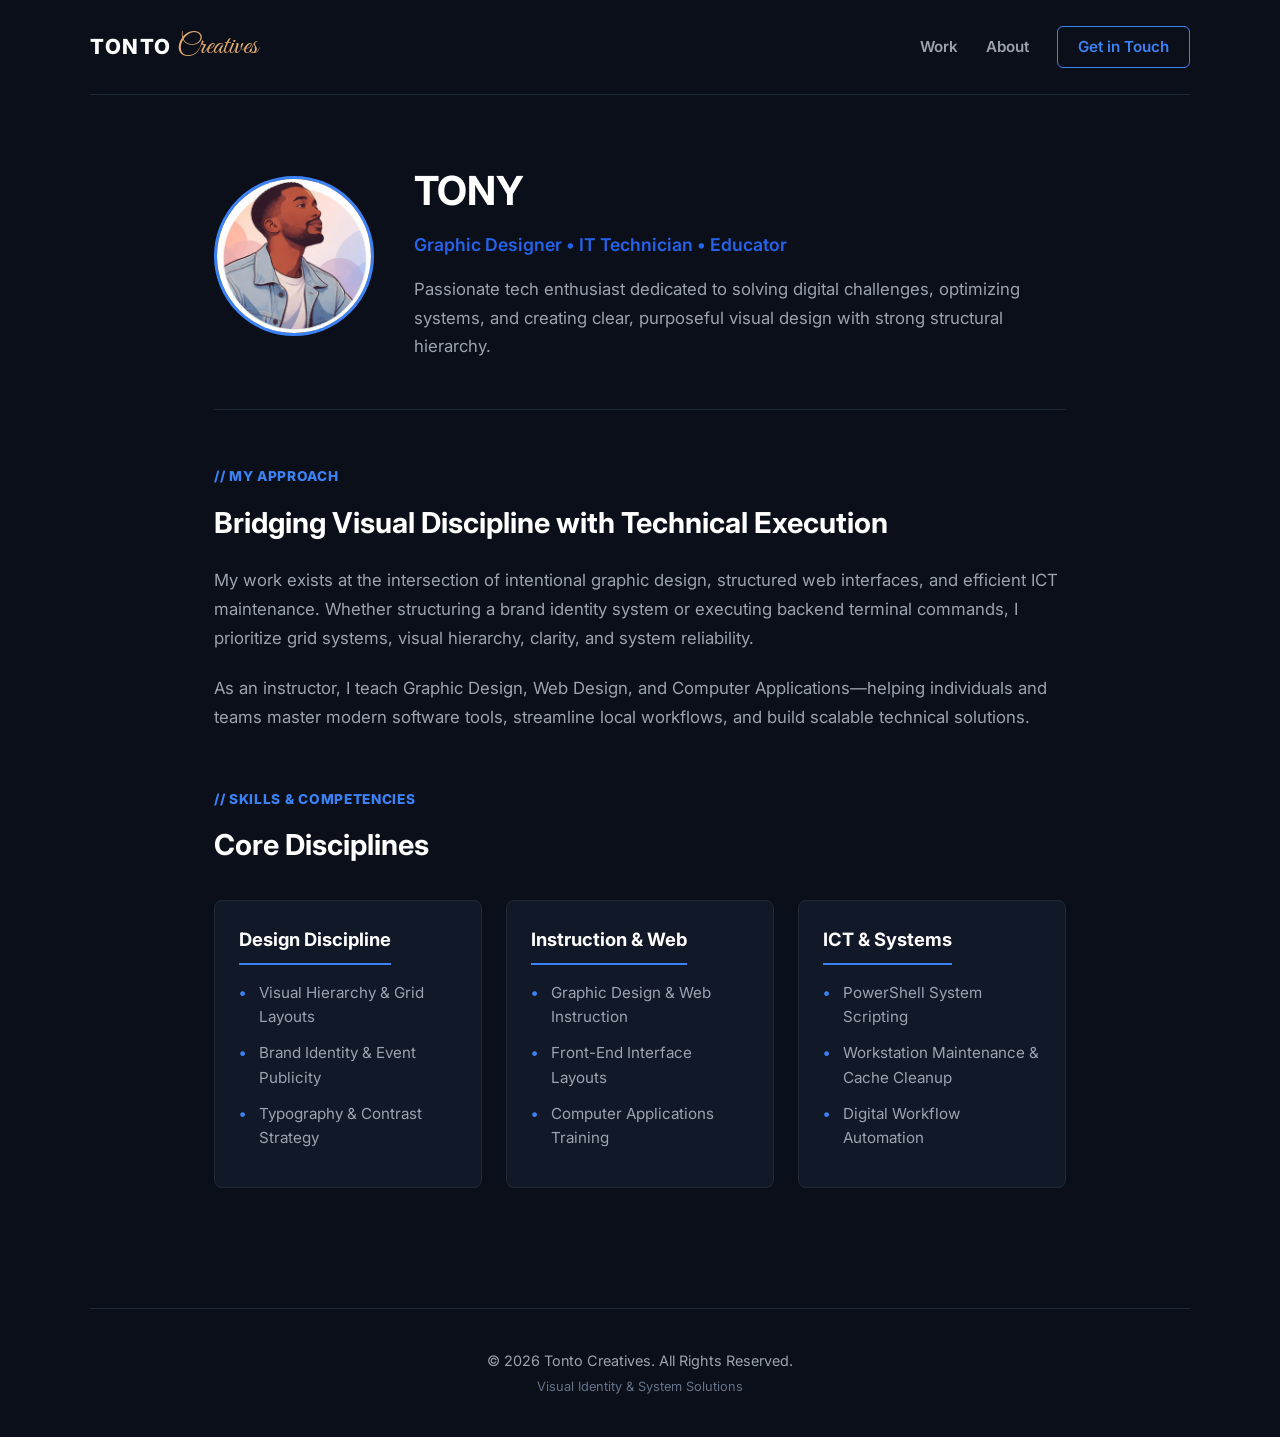
<file: about.html>
<!DOCTYPE html>
<html lang="en">
<head>
    <meta charset="UTF-8">
    <meta name="viewport" content="width=device-width, initial-scale=1.0">
    <title>About | Tonto Creatives — Graphic Designer & ICT Educator</title>
    
    <!-- Google Fonts for Inter & Great Vibes -->
    <link rel="preconnect" href="https://fonts.googleapis.com">
    <link rel="preconnect" href="https://fonts.gstatic.com" crossorigin>
    <link href="https://fonts.googleapis.com/css2?family=Great+Vibes&family=Inter:wght@300;400;600;800&display=swap" rel="stylesheet">
    
    <!-- Shared Master Stylesheet -->
    <link rel="stylesheet" href="style.css">

    <style>
        /* Dedicated Layout Styling for About Page */
        .about-wrapper {
            max-width: 900px;
            margin: 0 auto;
            padding: 4rem 1.5rem;
        }

        .about-hero-card {
            display: flex;
            align-items: center;
            gap: 2.5rem;
            margin-bottom: 3.5rem;
            padding-bottom: 3rem;
            border-bottom: 1px solid var(--border-color);
        }

        .about-avatar img {
            width: 160px;
            height: 160px;
            border-radius: 50%;
            object-fit: cover;
            border: 3px solid var(--accent);
        }

        .about-intro h1 {
            font-size: 2.5rem;
            color: #ffffff;
            margin-bottom: 0.5rem;
        }

        .about-subtitle {
            font-size: 1.1rem;
            color: var(--accent-hover);
            font-weight: 600;
            margin-bottom: 1rem;
        }

        .about-bio-text {
            color: var(--text-secondary);
            font-size: 1.05rem;
            line-height: 1.7;
        }

        .section-tag {
            color: var(--accent);
            font-size: 0.85rem;
            font-weight: 800;
            letter-spacing: 0.05em;
            text-transform: uppercase;
            margin-bottom: 0.75rem;
        }

        .about-detail-section {
            margin-bottom: 3.5rem;
        }

        .about-detail-section h2 {
            font-size: 1.8rem;
            color: var(--text-primary);
            margin-bottom: 1.25rem;
        }

        .about-detail-section p {
            color: var(--text-secondary);
            font-size: 1.05rem;
            line-height: 1.75;
            margin-bottom: 1.25rem;
        }

        /* Responsive 3-column skills grid */
        .skills-grid {
            display: grid;
            grid-template-columns: repeat(auto-fit, minmax(250px, 1fr));
            gap: 1.5rem;
            margin-top: 2rem;
        }

        .skill-card {
            background: var(--card-bg);
            border: 1px solid var(--border-color);
            padding: 1.5rem;
            border-radius: 8px;
        }

        .skill-card h3 {
            font-size: 1.15rem;
            color: #ffffff;
            margin-bottom: 1rem;
            border-bottom: 2px solid var(--accent);
            padding-bottom: 0.5rem;
            display: inline-block;
        }

        .skill-card ul {
            list-style: none;
            padding: 0;
            margin: 0;
        }

        .skill-card li {
            color: var(--text-secondary);
            font-size: 0.95rem;
            margin-bottom: 0.75rem;
            position: relative;
            padding-left: 1.25rem;
        }

        .skill-card li::before {
            content: "•";
            color: var(--accent);
            font-weight: bold;
            position: absolute;
            left: 0;
        }

        @media (max-width: 640px) {
            .about-hero-card {
                flex-direction: column;
                text-align: center;
                gap: 1.5rem;
            }
        }
    </style>
</head>
<body>

    <!-- Header Navigation -->
    <header class="navbar">
        <nav>
    <a href="index.html" class="nav-logo">
        TONTO <span class="logo-script">Creatives</span>
    </a>
    <div class="nav-links">
        <a href="index.html#work">Work</a>
        <a href="about.html">About</a>
        <a href="index.html#contact" class="nav-cta">Get in Touch</a>
    </div>
</nav>
    </header>

    <main class="about-wrapper">
        
        <!-- Top Profile Banner -->
        <div class="about-hero-card">
            <div class="about-avatar">
                <img src="images/profile.jpg" alt="Antony - Graphic Designer & ICT Educator">
            </div>
            <div class="about-intro">
                <h1>TONY</h1>
                <p class="about-subtitle">Graphic Designer • IT Technician • Educator</p>
                <p class="about-bio-text">
                    Passionate tech enthusiast dedicated to solving digital challenges, optimizing systems, and creating clear, purposeful visual design with strong structural hierarchy.
                </p>
            </div>
        </div>

        <!-- Comprehensive Story Section -->
        <section class="about-detail-section">
            <div class="section-tag">// MY APPROACH</div>
            <h2>Bridging Visual Discipline with Technical Execution</h2>
            <p>
                My work exists at the intersection of intentional graphic design, structured web interfaces, and efficient ICT maintenance. Whether structuring a brand identity system or executing backend terminal commands, I prioritize grid systems, visual hierarchy, clarity, and system reliability.
            </p>
            <p>
                As an instructor, I teach Graphic Design, Web Design, and Computer Applications—helping individuals and teams master modern software tools, streamline local workflows, and build scalable technical solutions.
            </p>
        </section>

        <!-- Technical & Creative Skill Matrix -->
        <section class="about-detail-section">
            <div class="section-tag">// SKILLS & COMPETENCIES</div>
            <h2>Core Disciplines</h2>

            <div class="skills-grid">
                <div class="skill-card">
                    <h3>Design Discipline</h3>
                    <ul>
                        <li>Visual Hierarchy & Grid Layouts</li>
                        <li>Brand Identity & Event Publicity</li>
                        <li>Typography & Contrast Strategy</li>
                    </ul>
                </div>

                <div class="skill-card">
                    <h3>Instruction & Web</h3>
                    <ul>
                        <li>Graphic Design & Web Instruction</li>
                        <li>Front-End Interface Layouts</li>
                        <li>Computer Applications Training</li>
                    </ul>
                </div>

                <div class="skill-card">
                    <h3>ICT & Systems</h3>
                    <ul>
                        <li>PowerShell System Scripting</li>
                        <li>Workstation Maintenance & Cache Cleanup</li>
                        <li>Digital Workflow Automation</li>
                    </ul>
                </div>
            </div>
        </section>

    </main>

    <!-- Studio Footer -->
    <footer>
        <div class="footer-container">
            <p>&copy; 2026 Tonto Creatives. All Rights Reserved.</p>
            <p class="footer-subtext">Visual Identity & System Solutions</p>
        </div>
    </footer>

</body>
</html>
</file>
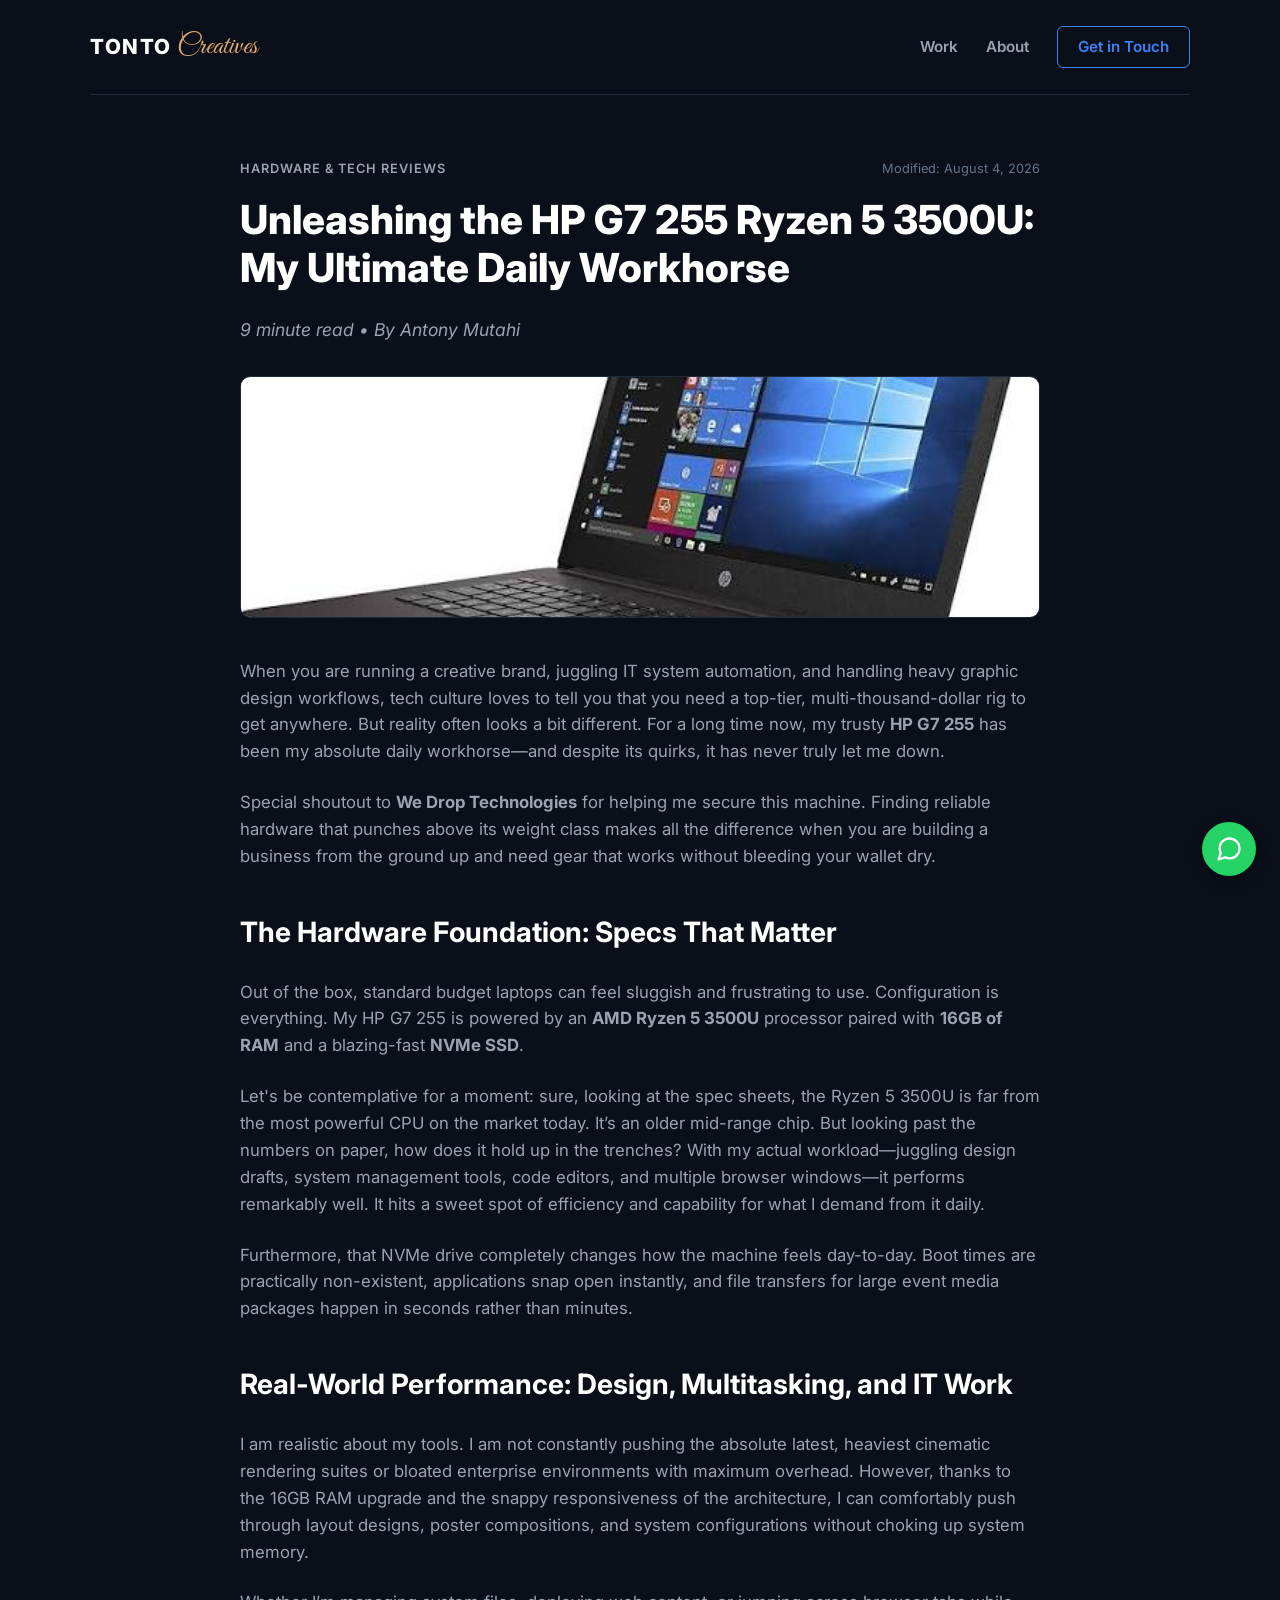
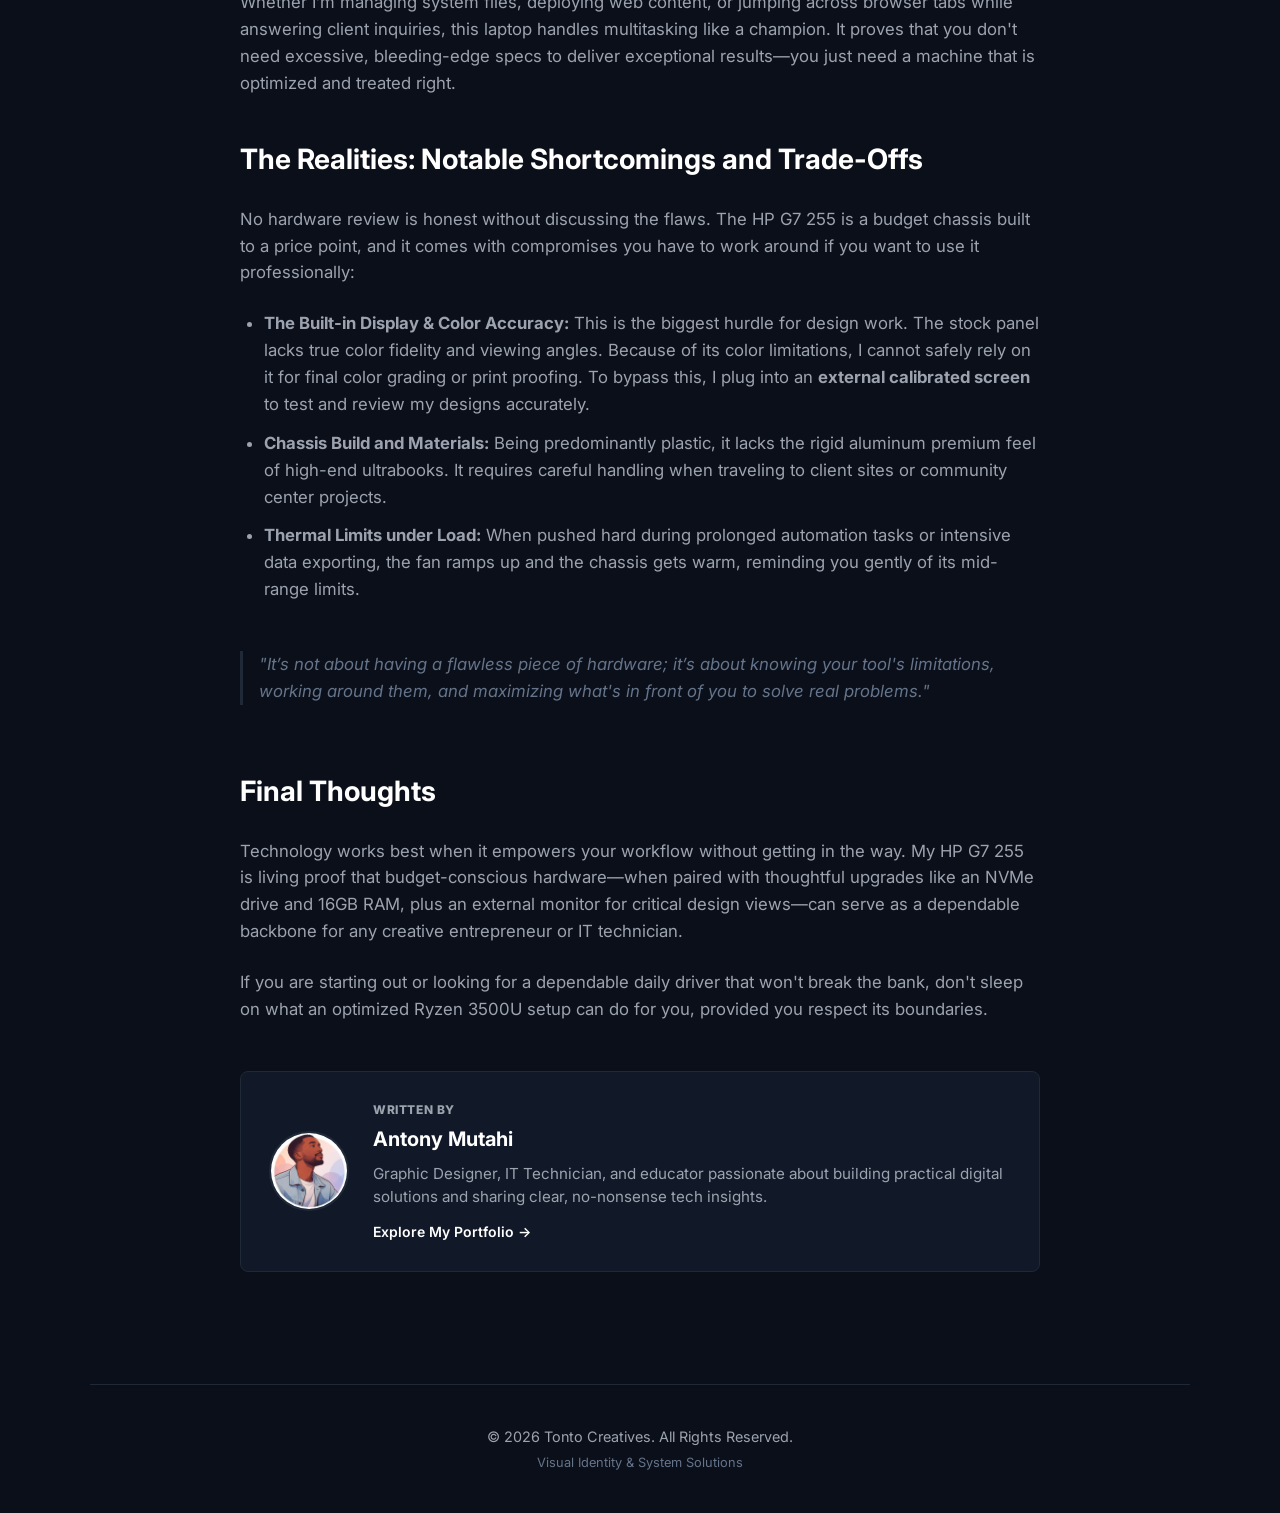
<file: hp-g7-255-review.html>
<!DOCTYPE html>
<html lang="en">
<head>
    <meta charset="UTF-8">
    <meta name="viewport" content="width=device-width, initial-scale=1.0">
    <title>Unleashing the HP G7 255 Ryzen 5 3500U: My Daily Workhorse | Tonto Creatives</title>
    
    <!-- Open Graph / WhatsApp / Facebook Preview Tags -->
    <meta property="og:type" content="article">
    <meta property="og:url" content="https://tontocreatives.github.io/hp-g7-255-review.html">
    <meta property="og:title" content="Unleashing the HP G7 255 Ryzen 5 3500U: My Daily Workhorse">
    <meta property="og:description" content="How a budget-friendly HP G7 255 with an AMD Ryzen 5 3500U, 16GB RAM, and NVMe SSD became my reliable daily driver for design and IT work, warts and all.">
    <meta property="og:image" content="https://tontocreatives.github.io/images/blog/hp-g7.jpg">

    <link rel="stylesheet" href="style.css">
    
    <link rel="preconnect" href="https://fonts.googleapis.com">
    <link rel="preconnect" href="https://fonts.gstatic.com" crossorigin>
    <link href="https://fonts.googleapis.com/css2?family=Great+Vibes&family=Inter:wght@300;400;600;800&display=swap" rel="stylesheet">
</head>
<body>

    <!-- ============================================ -->
    <!--                HEADER NAVIGATION             -->
    <!-- ============================================ -->
    <nav>
        <a href="index.html" class="nav-logo">
            TONTO <span class="logo-script">Creatives</span>
        </a>
        <div class="nav-links">
            <a href="index.html#work">Work</a>
            <a href="about.html">About</a>
            <a href="index.html#contact" class="nav-cta">Get in Touch</a>
        </div>
    </nav>

    <!-- ============================================ -->
    <!--              ARTICLE MAIN CONTAINER          -->
    <!-- ============================================ -->
    <main style="max-width: 800px; margin: 0 auto; padding: 4rem 0;">
        
        <article class="blog-post-content">
            <div class="blog-meta" style="margin-bottom: 1rem;">
                <span class="blog-tag">HARDWARE & TECH REVIEWS</span>
                <span class="blog-date">Modified: August 4, 2026</span>
            </div>

            <h1 style="font-size: 2.5rem; font-weight: 800; color: #ffffff; margin-bottom: 1.5rem; line-height: 1.2;">
                Unleashing the HP G7 255 Ryzen 5 3500U: My Ultimate Daily Workhorse
            </h1>

            <p style="color: var(--text-secondary); font-size: 1.1rem; margin-bottom: 2rem;">
                <em>9 minute read • By Antony Mutahi</em>
            </p>

            <!-- Featured Image -->
            <div class="card-image" style="margin-bottom: 2.5rem; border-radius: 10px; overflow: hidden; border: 1px solid var(--border-color);">
                <img src="images/blog/hp-g7.jpg" alt="HP G7 255 Laptop" style="width: 100%; max-height: 450px; object-fit: cover; display: block;">
            </div>

            <div class="article-body" style="display: flex; flex-direction: column; gap: 1.5rem; color: var(--text-secondary); font-size: 1.05rem;">
                <p>
                    When you are running a creative brand, juggling IT system automation, and handling heavy graphic design workflows, tech culture loves to tell you that you need a top-tier, multi-thousand-dollar rig to get anywhere. But reality often looks a bit different. For a long time now, my trusty <strong>HP G7 255</strong> has been my absolute daily workhorse—and despite its quirks, it has never truly let me down.
                </p>

                <p>
                    Special shoutout to <strong>We Drop Technologies</strong> for helping me secure this machine. Finding reliable hardware that punches above its weight class makes all the difference when you are building a business from the ground up and need gear that works without bleeding your wallet dry.
                </p>

                <h2 style="color: #ffffff; font-size: 1.75rem; margin-top: 1rem;">The Hardware Foundation: Specs That Matter</h2>
                <p>
                    Out of the box, standard budget laptops can feel sluggish and frustrating to use. Configuration is everything. My HP G7 255 is powered by an <strong>AMD Ryzen 5 3500U</strong> processor paired with <strong>16GB of RAM</strong> and a blazing-fast <strong>NVMe SSD</strong>. 
                </p>
                <p>
                    Let's be contemplative for a moment: sure, looking at the spec sheets, the Ryzen 5 3500U is far from the most powerful CPU on the market today. It’s an older mid-range chip. But looking past the numbers on paper, how does it hold up in the trenches? With my actual workload—juggling design drafts, system management tools, code editors, and multiple browser windows—it performs remarkably well. It hits a sweet spot of efficiency and capability for what I demand from it daily.
                </p>
                <p>
                    Furthermore, that NVMe drive completely changes how the machine feels day-to-day. Boot times are practically non-existent, applications snap open instantly, and file transfers for large event media packages happen in seconds rather than minutes. 
                </p>

                <h2 style="color: #ffffff; font-size: 1.75rem; margin-top: 1rem;">Real-World Performance: Design, Multitasking, and IT Work</h2>
                <p>
                    I am realistic about my tools. I am not constantly pushing the absolute latest, heaviest cinematic rendering suites or bloated enterprise environments with maximum overhead. However, thanks to the 16GB RAM upgrade and the snappy responsiveness of the architecture, I can comfortably push through layout designs, poster compositions, and system configurations without choking up system memory.
                </p>
                <p>
                    Whether I’m managing system files, deploying web content, or jumping across browser tabs while answering client inquiries, this laptop handles multitasking like a champion. It proves that you don't need excessive, bleeding-edge specs to deliver exceptional results—you just need a machine that is optimized and treated right.
                </p>

                <h2 style="color: #ffffff; font-size: 1.75rem; margin-top: 1rem;">The Realities: Notable Shortcomings and Trade-Offs</h2>
                <p>
                    No hardware review is honest without discussing the flaws. The HP G7 255 is a budget chassis built to a price point, and it comes with compromises you have to work around if you want to use it professionally:
                </p>
                <ul style="padding-left: 1.5rem; display: flex; flex-direction: column; gap: 0.75rem;">
                    <li>
                        <strong>The Built-in Display & Color Accuracy:</strong> This is the biggest hurdle for design work. The stock panel lacks true color fidelity and viewing angles. Because of its color limitations, I cannot safely rely on it for final color grading or print proofing. To bypass this, I plug into an <strong>external calibrated screen</strong> to test and review my designs accurately. 
                    </li>
                    <li>
                        <strong>Chassis Build and Materials:</strong> Being predominantly plastic, it lacks the rigid aluminum premium feel of high-end ultrabooks. It requires careful handling when traveling to client sites or community center projects.
                    </li>
                    <li>
                        <strong>Thermal Limits under Load:</strong> When pushed hard during prolonged automation tasks or intensive data exporting, the fan ramps up and the chassis gets warm, reminding you gently of its mid-range limits.
                    </li>
                </ul>

                <blockquote class="hero-quote" style="margin: 1.5rem 0;">
                    "It’s not about having a flawless piece of hardware; it’s about knowing your tool's limitations, working around them, and maximizing what's in front of you to solve real problems."
                </blockquote>

                <h2 style="color: #ffffff; font-size: 1.75rem; margin-top: 1rem;">Final Thoughts</h2>
                <p>
                    Technology works best when it empowers your workflow without getting in the way. My HP G7 255 is living proof that budget-conscious hardware—when paired with thoughtful upgrades like an NVMe drive and 16GB RAM, plus an external monitor for critical design views—can serve as a dependable backbone for any creative entrepreneur or IT technician. 
                </p>
                <p>
                    If you are starting out or looking for a dependable daily driver that won't break the bank, don't sleep on what an optimized Ryzen 3500U setup can do for you, provided you respect its boundaries.
                </p>
            </div>

            <!-- Author Bio Box -->
            <div class="author-box">
                <img src="images/profile.jpg" alt="Antony Mutahi" class="author-avatar">
                <div>
                    <div class="author-label">WRITTEN BY</div>
                    <h3 class="author-name">Antony Mutahi</h3>
                    <p class="author-bio">
                        Graphic Designer, IT Technician, and educator passionate about building practical digital solutions and sharing clear, no-nonsense tech insights.
                    </p>
                    <div class="author-links">
                        <a href="index.html#work">Explore My Portfolio &rarr;</a>
                    </div>
                </div>
            </div>

        </article>

    </main>

    <!-- ============================================ -->
    <!--                        FOOTER                -->
    <!-- ============================================ -->
    <footer>
        <div class="footer-container">
            <p>&copy; 2026 Tonto Creatives. All Rights Reserved.</p>
            <p class="footer-subtext">Visual Identity & System Solutions</p>
        </div>
    </footer>

    <!-- WhatsApp Floating Button -->
    <a href="https://wa.me/254715836373?text=Hi%20Antony,%20I%20read%20your%20HP%20G7%20255%20review%20and%20wanted%20to%20connect!" 
       target="_blank" 
       rel="noopener noreferrer" 
       class="whatsapp-float" 
       aria-label="Chat on WhatsApp">
        <svg xmlns="http://www.w3.org/2000/svg" width="28" height="28" viewBox="0 0 24 24" fill="none" stroke="currentColor" stroke-width="2" stroke-linecap="round" stroke-linejoin="round">
            <path d="M21 11.5a8.38 8.38 0 0 1-.9 3.8 8.5 8.5 0 0 1-7.6 4.7 8.38 8.38 0 0 1-3.8-.9L3 21l1.9-5.7a8.38 8.38 0 0 1-.9-3.8 8.5 8.5 0 0 1 4.7-7.6 8.38 8.38 0 0 1 3.8-.9h.5a8.48 8.48 0 0 1 8 8v.5z"></path>
        </svg>
    </a>

    <script src="script.js"></script>
</body>
</html>
</file>
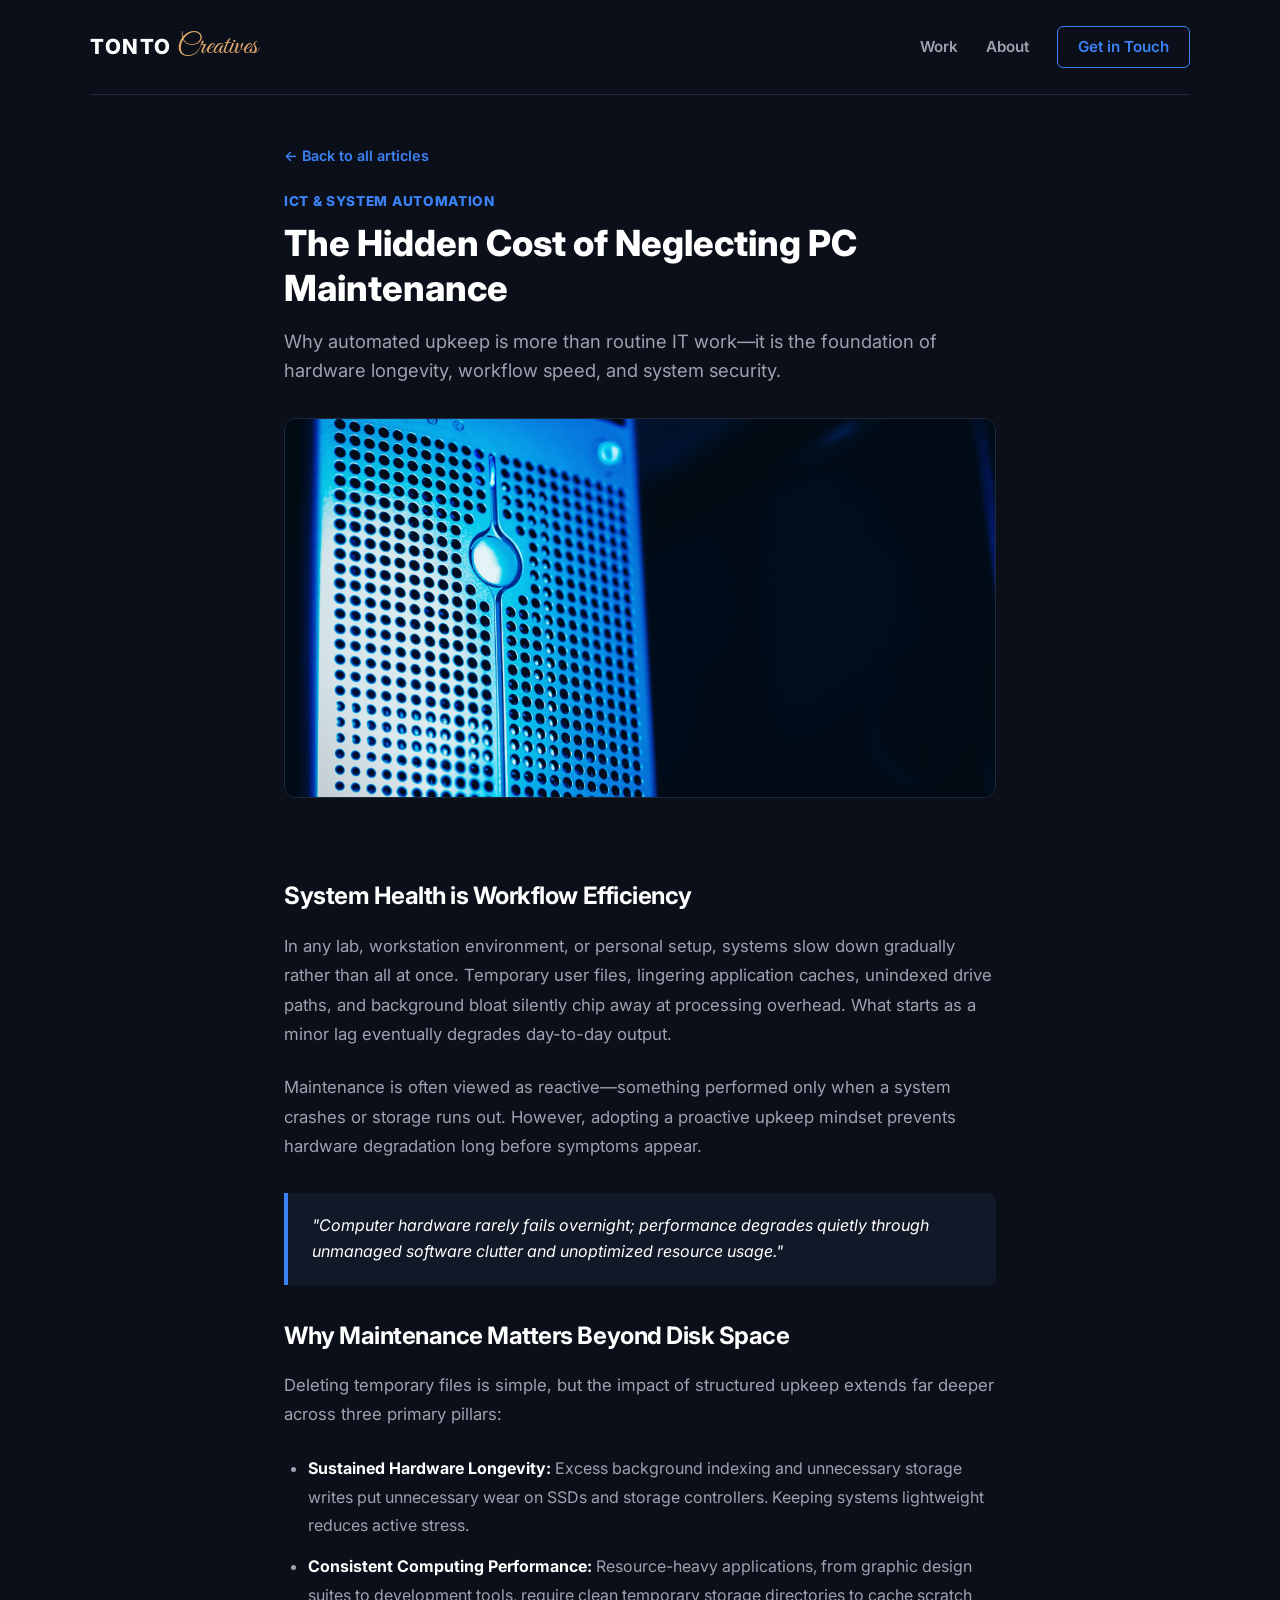
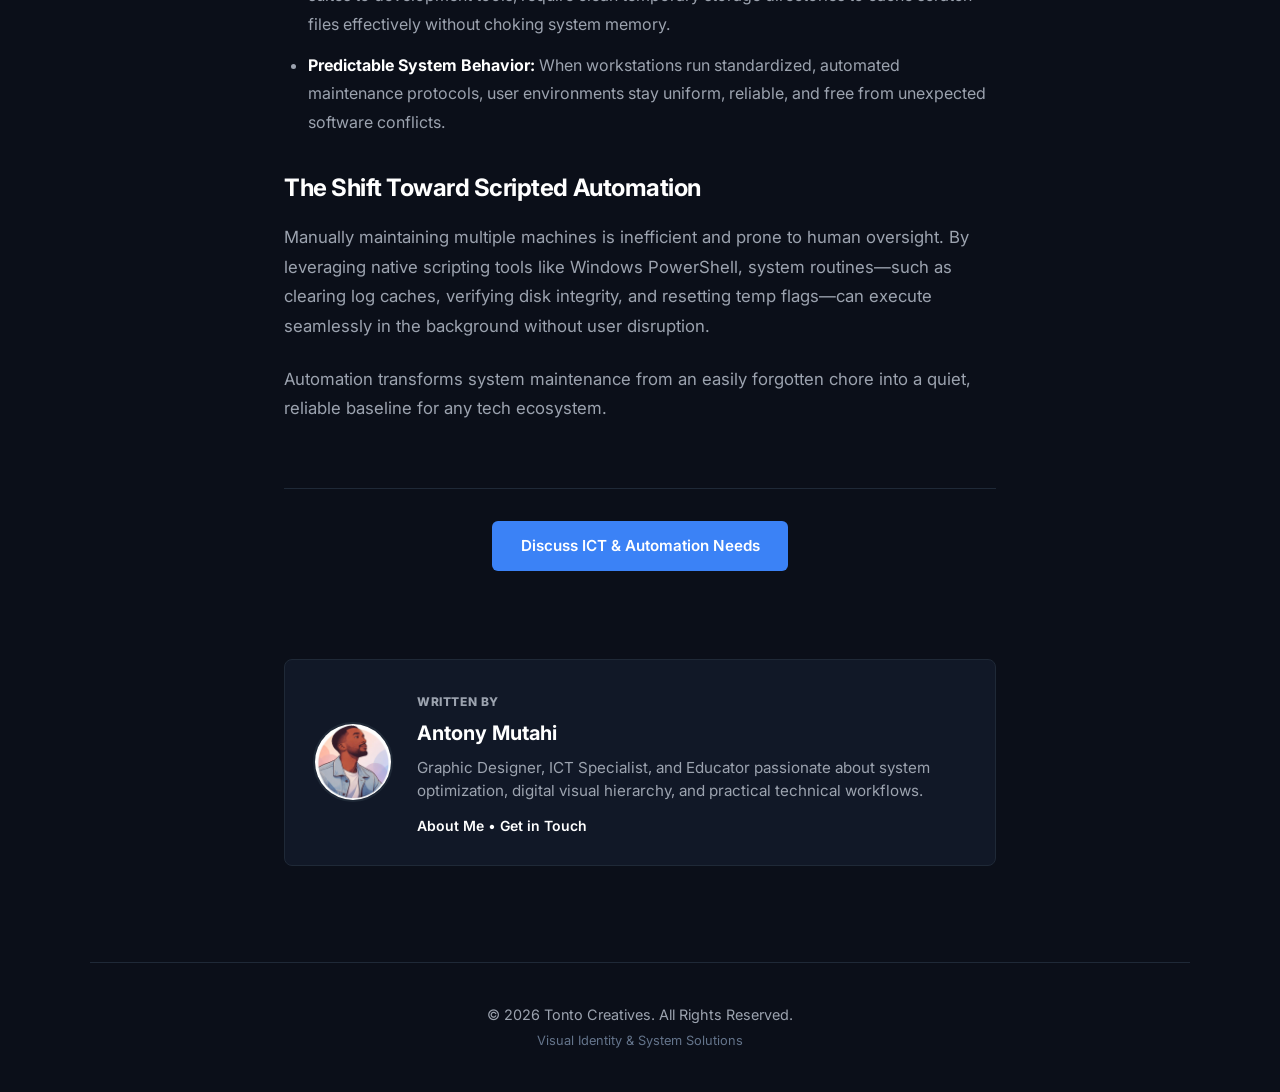
<file: pc-maintenance-guide.html>
<!DOCTYPE html>
<html lang="en">
<head>
    <meta charset="UTF-8">
    <meta name="viewport" content="width=device-width, initial-scale=1.0">
    <title>The Case for Proactive PC Maintenance | Tonto Creatives</title>
    
    <!-- Shared Master Stylesheet -->
    <link rel="stylesheet" href="style.css">
    
    <!-- Google Fonts for Inter & Great Vibes -->
    <link rel="preconnect" href="https://fonts.googleapis.com">
    <link rel="preconnect" href="https://fonts.gstatic.com" crossorigin>
    <link href="https://fonts.googleapis.com/css2?family=Great+Vibes&family=Inter:wght@300;400;600;800&display=swap" rel="stylesheet">
    
    <style>
        /* Article Page Specific Layout Rules */
        .article-wrapper {
            max-width: 760px;
            margin: 0 auto;
            padding: 3rem 1.5rem;
        }

        .back-link {
            display: inline-block;
            color: var(--accent);
            text-decoration: none;
            font-size: 0.9rem;
            margin-bottom: 1.5rem;
            font-weight: 600;
        }

        .back-link:hover {
            text-decoration: underline;
        }

        .article-category {
            color: var(--accent);
            font-size: 0.85rem;
            font-weight: 800;
            letter-spacing: 0.05em;
            text-transform: uppercase;
            margin-bottom: 0.5rem;
        }

        .article-header h1 {
            font-size: 2.25rem;
            line-height: 1.25;
            margin-bottom: 1rem;
            color: #ffffff;
            font-weight: 800;
        }

        .article-subtitle {
            font-size: 1.15rem;
            line-height: 1.6;
            color: var(--text-secondary);
            margin-bottom: 2rem;
            font-weight: 400;
        }

        .article-banner-img {
            width: 100%;
            max-height: 380px;
            object-fit: cover;
            border-radius: 12px;
            margin-bottom: 2.5rem;
            border: 1px solid var(--border-color);
        }

        .article-body h2 {
            font-size: 1.5rem;
            color: var(--text-primary);
            margin-top: 2rem;
            margin-bottom: 1rem;
            letter-spacing: -0.02em;
        }

        .article-body p {
            font-size: 1.05rem;
            line-height: 1.75;
            color: var(--text-secondary);
            margin-bottom: 1.5rem;
        }

        .insight-callout {
            border-left: 4px solid var(--accent);
            background: var(--card-bg);
            padding: 1.25rem 1.5rem;
            border-radius: 0 8px 8px 0;
            margin: 2rem 0;
            font-style: italic;
            color: var(--text-primary);
        }

        .key-points-list {
            margin: 1.5rem 0 2rem 1.5rem;
            color: var(--text-secondary);
            line-height: 1.8;
        }

        .key-points-list li {
            margin-bottom: 0.75rem;
        }

        .key-points-list strong {
            color: #ffffff;
        }

        .article-footer {
            margin-top: 4rem;
            padding-top: 2rem;
            border-top: 1px solid var(--border-color);
        }
    </style>
</head>
<body>

    <!-- Header Navigation -->
    <nav>
        <a href="index.html" class="nav-logo">
            TONTO <span class="logo-script">Creatives</span>
        </a>
        <div class="nav-links">
            <a href="index.html#work">Work</a>
            <a href="about.html">About</a>
            <a href="index.html#contact" class="nav-cta">Get in Touch</a>
        </div>
    </nav>

    <main class="article-wrapper">
        <a href="index.html#blog" class="back-link">&larr; Back to all articles</a>
        
        <header class="article-header">
            <div class="article-category">ICT & System Automation</div>
            <h1>The Hidden Cost of Neglecting PC Maintenance</h1>
            <p class="article-subtitle">Why automated upkeep is more than routine IT work—it is the foundation of hardware longevity, workflow speed, and system security.</p>
        </header>

        <!-- Controlled Banner Image -->
        <img src="images/blog/pc-maintenance.jpg" alt="System Hardware Maintenance" class="article-banner-img">

        <article class="article-body">
            <h2>System Health is Workflow Efficiency</h2>
            <p>In any lab, workstation environment, or personal setup, systems slow down gradually rather than all at once. Temporary user files, lingering application caches, unindexed drive paths, and background bloat silently chip away at processing overhead. What starts as a minor lag eventually degrades day-to-day output.</p>
            
            <p>Maintenance is often viewed as reactive—something performed only when a system crashes or storage runs out. However, adopting a proactive upkeep mindset prevents hardware degradation long before symptoms appear.</p>

            <blockquote class="insight-callout">
                "Computer hardware rarely fails overnight; performance degrades quietly through unmanaged software clutter and unoptimized resource usage."
            </blockquote>

            <h2>Why Maintenance Matters Beyond Disk Space</h2>
            <p>Deleting temporary files is simple, but the impact of structured upkeep extends far deeper across three primary pillars:</p>

            <ul class="key-points-list">
                <li><strong>Sustained Hardware Longevity:</strong> Excess background indexing and unnecessary storage writes put unnecessary wear on SSDs and storage controllers. Keeping systems lightweight reduces active stress.</li>
                <li><strong>Consistent Computing Performance:</strong> Resource-heavy applications, from graphic design suites to development tools, require clean temporary storage directories to cache scratch files effectively without choking system memory.</li>
                <li><strong>Predictable System Behavior:</strong> When workstations run standardized, automated maintenance protocols, user environments stay uniform, reliable, and free from unexpected software conflicts.</li>
            </ul>

            <h2>The Shift Toward Scripted Automation</h2>
            <p>Manually maintaining multiple machines is inefficient and prone to human oversight. By leveraging native scripting tools like Windows PowerShell, system routines—such as clearing log caches, verifying disk integrity, and resetting temp flags—can execute seamlessly in the background without user disruption.</p>

            <p>Automation transforms system maintenance from an easily forgotten chore into a quiet, reliable baseline for any tech ecosystem.</p>
        </article>

        <footer class="article-footer">
            <a href="index.html#contact" class="btn primary">Discuss ICT & Automation Needs</a>
        </footer>

        <!-- Author Bio Section -->
        <aside class="author-box" style="margin-top: 3rem;">
            <img src="images/profile.jpg" alt="Antony Mutahi" class="author-avatar">
            <div class="author-info">
                <span class="author-label">WRITTEN BY</span>
                <h3 class="author-name">Antony Mutahi</h3>
                <p class="author-bio">
                    Graphic Designer, ICT Specialist, and Educator passionate about system optimization, digital visual hierarchy, and practical technical workflows.
                </p>
                <div class="author-links">
                    <a href="about.html">About Me</a> • 
                    <a href="https://wa.me/254715836373" target="_blank" rel="noopener noreferrer">Get in Touch</a>
                </div>
            </div>
        </aside>

    </main>

    <!-- Studio Footer -->
    <footer>
        <div class="footer-container">
            <p>&copy; 2026 Tonto Creatives. All Rights Reserved.</p>
            <p class="footer-subtext">Visual Identity & System Solutions</p>
        </div>
    </footer>

</body>
</html>
</file>
<file: style.css>
/* ==========================================================================
   1. GLOBAL VARIABLES & DESIGN SYSTEM
   ========================================================================== */
:root {
    --bg-color: #0b0f19;
    --card-bg: #111827;
    --text-primary: #ffffff;
    --text-secondary: #9ca3af;
    --text-muted: #64748b;
    --accent: #3b82f6;          /* Reserved strictly for primary CTAs & interactive cues */
    --accent-hover: #2563eb;
    --border-color: #1f2937;
    --font-main: 'Inter', -apple-system, BlinkMacSystemFont, sans-serif;
    --font-script: 'Great Vibes', cursive;
}

/* Base Document Reset */
* {
    margin: 0;
    padding: 0;
    box-sizing: border-box;
}

body {
    background-color: var(--bg-color);
    color: var(--text-primary);
    font-family: var(--font-main);
    line-height: 1.6;
    padding: 0 5%;
}


/* ==========================================================================
   2. HEADER & NAVIGATION
   ========================================================================== */
nav {
    display: flex;
    justify-content: space-between;
    align-items: center;
    padding: 1.5rem 0;
    border-bottom: 1px solid var(--border-color);
    max-width: 1100px;
    margin: 0 auto;
    width: 100%;
}

.nav-logo {
    font-family: var(--font-main);
    font-weight: 800;
    font-size: 1.3rem;
    letter-spacing: 1.5px;
    text-decoration: none;
    color: #ffffff;
    display: flex;
    align-items: center;
    gap: 0.35rem;
    white-space: nowrap;
}

.logo-script {
    font-family: var(--font-script);
    font-weight: 400;
    font-size: 1.8rem;
    color: #E0A96D; /* Change this hex code to match your banner's exact color */
    text-transform: none;
    letter-spacing: 0;
}

.nav-links {
    display: flex;
    align-items: center;
    gap: 1.75rem;
}

.nav-links a {
    color: var(--text-secondary);
    text-decoration: none;
    font-size: 0.95rem;
    font-weight: 600;
    transition: color 0.3s ease;
    white-space: nowrap;
}

.nav-links a:hover {
    color: var(--text-primary);
}

.nav-cta {
    border: 1px solid var(--accent);
    padding: 0.5rem 1.25rem;
    border-radius: 6px;
    color: var(--accent) !important;
    white-space: nowrap;
    transition: all 0.3s ease;
}

.nav-cta:hover {
    background-color: var(--accent);
    color: #ffffff !important;
}


/* ==========================================================================
   3. HERO & ABOUT PAGE SECTION
   ========================================================================== */
.hero, .about-section {
    padding: 4rem 0;
}

.hero-container, .about-container {
    display: flex;
    flex-direction: row;
    align-items: flex-start;
    gap: 2rem;
    max-width: 900px;
    margin: 0 auto;
}

.profile-avatar {
    width: 90px;
    height: 90px;
    aspect-ratio: 1 / 1;
    border-radius: 50%;
    overflow: hidden;
    border: 2px solid var(--border-color);
    box-shadow: 0 4px 15px rgba(0, 0, 0, 0.3);
    flex-shrink: 0;
    margin-top: 5px;
}

.profile-avatar img {
    width: 100%;
    height: 100%;
    display: block;
    object-fit: cover;
    object-position: center;
}

.hero-text {
    flex: 1;
}

.tagline {
    color: var(--text-secondary);
    font-weight: 600;
    font-size: 0.85rem;
    letter-spacing: 2px;
    margin-bottom: 0.5rem;
    text-transform: uppercase;
}

.hero h1 {
    font-size: 2.5rem;
    font-weight: 800;
    line-height: 1.2;
    margin-bottom: 0.5rem;
    color: #ffffff;
}

.hero-subtitle {
    color: var(--text-secondary);
    font-weight: 600;
    font-size: 0.95rem;
    margin-bottom: 1rem;
}

.hero-bio {
    font-size: 1.05rem;
    color: var(--text-secondary);
    margin-bottom: 1.5rem;
}

.hero-quote {
    font-style: italic;
    color: var(--text-muted);
    border-left: 3px solid var(--border-color);
    padding-left: 1rem;
    margin-bottom: 2rem;
}

.hero-cta {
    display: flex;
    gap: 1rem;
}


/* ==========================================================================
   4. BUTTON STYLES
   ========================================================================== */
.btn {
    display: inline-block;
    padding: 0.8rem 1.8rem;
    border-radius: 6px;
    text-decoration: none;
    font-weight: 600;
    font-size: 0.95rem;
    transition: all 0.3s ease;
    cursor: pointer;
    border: none;
    white-space: nowrap;
}

.btn.primary {
    background-color: var(--accent);
    color: #ffffff;
}

.btn.primary:hover {
    background-color: var(--accent-hover);
}

.btn.secondary {
    background-color: transparent;
    color: var(--text-primary);
    border: 1px solid var(--border-color);
}

.btn.secondary:hover {
    border-color: var(--text-secondary);
}


/* ==========================================================================
   5. PORTFOLIO SECTION
   ========================================================================== */
.portfolio-section {
    padding: 4rem 0;
    border-top: 1px solid var(--border-color);
}

.section-header {
    margin-bottom: 3rem;
}

.section-header h2 {
    font-size: 2rem;
    margin-bottom: 0.5rem;
    color: #ffffff;
}

.section-header p {
    color: var(--text-secondary);
}

.portfolio-grid {
    display: grid;
    grid-template-columns: repeat(auto-fit, minmax(320px, 1fr));
    gap: 2rem;
}

.portfolio-card {
    background-color: var(--card-bg);
    border: 1px solid var(--border-color);
    border-radius: 10px;
    overflow: hidden;
    transition: transform 0.3s ease, border-color 0.3s ease;
}

.portfolio-card:hover {
    transform: translateY(-5px);
    border-color: var(--accent);
}

.card-image img {
    width: 100%;
    height: 240px;
    object-fit: cover;
    display: block;
}

.card-info {
    padding: 1.5rem;
}

.card-info .category {
    font-size: 0.75rem;
    text-transform: uppercase;
    letter-spacing: 1px;
    color: var(--text-secondary);
    font-weight: 600;
}

.card-info h3 {
    margin: 0.5rem 0;
    font-size: 1.2rem;
    color: #ffffff;
}

.card-info p {
    color: var(--text-secondary);
    font-size: 0.9rem;
}


/* ==========================================================================
   6. BLOG SECTION & ARTICLE GRID (WITH THUMBNAIL SUPPORT)
   ========================================================================== */
.blog-section {
    padding: 5rem 0;
    border-top: 1px solid var(--border-color);
}

.blog-grid {
    display: grid;
    grid-template-columns: repeat(auto-fit, minmax(320px, 1fr));
    gap: 2rem;
    margin-top: 2rem;
}

.blog-card {
    background-color: var(--card-bg);
    border: 1px solid var(--border-color);
    padding: 2rem;
    border-radius: 10px;
    display: flex;
    flex-direction: column;
    justify-content: space-between;
    transition: border-color 0.3s ease, transform 0.3s ease;
    overflow: hidden;
}

.blog-card:hover {
    border-color: var(--accent);
    transform: translateY(-3px);
}

/* Distinct thumbnail preview image for articles */
.blog-thumbnail {
    width: 100%;
    height: 160px;
    object-fit: cover;
    border-radius: 6px;
    margin-bottom: 1rem;
    border: 1px solid var(--border-color);
}

.blog-meta {
    display: flex;
    justify-content: space-between;
    font-size: 0.8rem;
    margin-bottom: 1rem;
}

.blog-tag {
    color: var(--text-secondary);
    font-weight: 600;
    text-transform: uppercase;
    letter-spacing: 1px;
}

.blog-date {
    color: var(--text-muted);
}

.blog-card h3 {
    font-size: 1.25rem;
    margin-bottom: 0.75rem;
    line-height: 1.35;
    color: #ffffff;
}

.blog-card p {
    color: var(--text-secondary);
    font-size: 0.95rem;
    margin-bottom: 1.5rem;
}

.read-more, .blog-link {
    color: #ffffff;
    text-decoration: none;
    font-weight: 600;
    font-size: 0.9rem;
    transition: color 0.2s ease;
}

.read-more:hover, .blog-link:hover {
    color: var(--accent);
    text-decoration: underline;
}


/* ==========================================================================
   7. CONTACT SECTION & FORMS
   ========================================================================== */
.contact-section {
    padding: 6rem 0;
    border-top: 1px solid var(--border-color);
}

.contact-container {
    max-width: 600px;
    margin: 0 auto;
}

.contact-container h2 {
    font-size: 2rem;
    margin-bottom: 0.5rem;
    text-align: center;
    color: #ffffff;
}

.contact-container p {
    color: var(--text-secondary);
    text-align: center;
    margin-bottom: 2.5rem;
}

.contact-form {
    display: flex;
    flex-direction: column;
    gap: 1.5rem;
}

.form-group {
    display: flex;
    flex-direction: column;
    gap: 0.5rem;
}

.form-group label {
    font-size: 0.85rem;
    font-weight: 600;
    color: var(--text-secondary);
}

.form-group input,
.form-group select,
.form-group textarea {
    background-color: var(--card-bg);
    border: 1px solid var(--border-color);
    color: var(--text-primary);
    padding: 0.8rem 1rem;
    border-radius: 6px;
    font-family: inherit;
    font-size: 0.95rem;
}

.form-group input:focus,
.form-group select:focus,
.form-group textarea:focus {
    outline: none;
    border-color: var(--accent);
}


/* ==========================================================================
   8. AUTHOR BIO BOX (FOR BLOG PAGES)
   ========================================================================== */
.author-box {
    display: flex;
    align-items: center;
    gap: 1.5rem;
    background: var(--card-bg);
    border: 1px solid var(--border-color);
    border-radius: 8px;
    padding: 1.75rem;
    margin: 3rem 0;
}

.author-avatar {
    width: 80px;
    height: 80px;
    max-width: 100%;
    border-radius: 50%;
    object-fit: cover;
    border: 2px solid var(--border-color);
    flex-shrink: 0;
}

.author-label {
    font-size: 0.75rem;
    font-weight: 800;
    color: var(--text-secondary);
    letter-spacing: 0.05em;
}

.author-name {
    font-size: 1.25rem;
    color: #ffffff;
    margin: 0.25rem 0 0.5rem 0;
}

.author-bio {
    color: var(--text-secondary);
    font-size: 0.95rem;
    line-height: 1.5;
    margin-bottom: 0.75rem;
}

.author-links {
    font-size: 0.875rem;
}

.author-links a {
    color: var(--text-primary);
    text-decoration: none;
    font-weight: 600;
}

.author-links a:hover {
    color: var(--accent);
    text-decoration: underline;
}


/* ==========================================================================
   9. LIGHTBOX MODAL
   ========================================================================== */
.modal {
    display: none;
    position: fixed;
    z-index: 2000;
    padding-top: 30px;
    left: 0;
    top: 0;
    width: 100%;
    height: 100%;
    overflow: auto;
    background-color: rgba(0, 0, 0, 0.9);
    backdrop-filter: blur(5px);
}

.modal-content-container {
    margin: auto;
    display: flex;
    flex-direction: column;
    align-items: center;
    max-width: 90%;
    max-height: 85vh;
}

.modal-content {
    max-width: 100%;
    max-height: 75vh;
    border-radius: 8px;
    box-shadow: 0 10px 30px rgba(0,0,0,0.8);
    object-fit: contain;
}

.modal-close {
    position: absolute;
    top: 15px;
    right: 35px;
    color: #f1f1f1;
    font-size: 40px;
    font-weight: bold;
    cursor: pointer;
}

.modal-close:hover {
    color: var(--accent);
}

.modal-actions {
    margin-top: 15px;
}

.like-button {
    background-color: var(--card-bg);
    border: 1px solid var(--border-color);
    color: var(--text-primary);
    padding: 0.6rem 1.5rem;
    border-radius: 30px;
    font-size: 1rem;
    cursor: pointer;
    display: flex;
    align-items: center;
    gap: 8px;
    transition: all 0.3s ease;
}

.like-button .heart-icon {
    font-size: 1.2rem;
    color: var(--text-secondary);
}

.like-button.liked {
    border-color: #ef4444;
    background-color: rgba(239, 68, 68, 0.1);
}

.like-button.liked .heart-icon {
    color: #ef4444;
    transform: scale(1.2);
}


/* ==========================================================================
   10. WHATSAPP INTEGRATION
   ========================================================================== */
.whatsapp-btn {
    background-color: #25D366;
    color: #ffffff;
    font-weight: 600;
    padding: 0.75rem 1.5rem;
    border-radius: 6px;
    text-decoration: none;
    display: inline-flex;
    align-items: center;
    gap: 0.5rem;
    transition: background-color 0.2s ease, transform 0.2s ease;
}

.whatsapp-btn:hover {
    background-color: #1da851;
    transform: translateY(-2px);
}

.whatsapp-float {
    position: fixed;
    bottom: 24px;
    right: 24px;
    width: 54px;
    height: 54px;
    background-color: #25D366;
    color: #ffffff;
    border-radius: 50%;
    display: flex;
    align-items: center;
    justify-content: center;
    box-shadow: 0 4px 12px rgba(0, 0, 0, 0.3);
    z-index: 1000;
    transition: transform 0.2s ease, background-color 0.2s ease;
}

.whatsapp-float:hover {
    background-color: #1da851;
    transform: scale(1.1);
}


/* ==========================================================================
   11. FOOTER
   ========================================================================== */
footer {
    padding: 2.5rem 0;
    text-align: center;
    border-top: 1px solid var(--border-color);
    color: var(--text-secondary);
    font-size: 0.9rem;
    max-width: 1100px;
    margin: 0 auto;
}

.footer-subtext {
    font-size: 0.8rem;
    margin-top: 0.3rem;
    color: var(--text-muted);
}


/* ==========================================================================
   12. MEDIA QUERIES (RESPONSIVENESS & MOBILE FIXES)
   ========================================================================== */

/* Tablets and below (768px and down) */
@media (max-width: 768px) {
    nav {
        padding: 1rem 0;
        flex-wrap: wrap;
        gap: 0.5rem;
    }

    .nav-logo {
        font-size: 1.1rem;
    }

    .logo-script {
        font-size: 1.5rem;
    }

    .nav-links {
        gap: 1rem;
    }

    .nav-links a {
        font-size: 0.85rem;
    }

    .nav-cta {
        padding: 0.4rem 0.9rem;
        font-size: 0.85rem;
    }

    .hero-container, .about-container {
        flex-direction: column;
        align-items: center;
        text-align: center;
    }

    .hero-cta {
        flex-direction: column;
        width: 100%;
    }

    .btn {
        width: 100%;
        text-align: center;
    }
}

/* Small mobile devices (600px and down) */
@media (max-width: 600px) {
    nav {
        flex-direction: column;
        align-items: center;
        gap: 0.75rem;
        padding: 1rem 0;
    }

    .nav-links {
        width: 100%;
        justify-content: center;
        gap: 1.25rem;
        flex-wrap: wrap;
    }

    .author-box {
        flex-direction: column;
        text-align: center;
        padding: 1.25rem;
    }

    .author-avatar {
        width: 64px;
        height: 64px;
    }
}
/* ==========================================================================
   TOP BANNER SECTION
   ========================================================================== */
.top-banner-container {
    max-width: 1100px;
    margin: 2rem auto 0 auto;
    padding: 0 1.5rem;
}

.top-banner {
    width: 100%;
    max-height: 400px;
    border-radius: 10px;
    overflow: hidden;
    border: 1px solid var(--border-color);
    box-shadow: 0 4px 20px rgba(0, 0, 0, 0.4);
}

.top-banner img {
    width: 100%;
    height: 100%;
    object-fit: cover;
    display: block;
}
</file>
